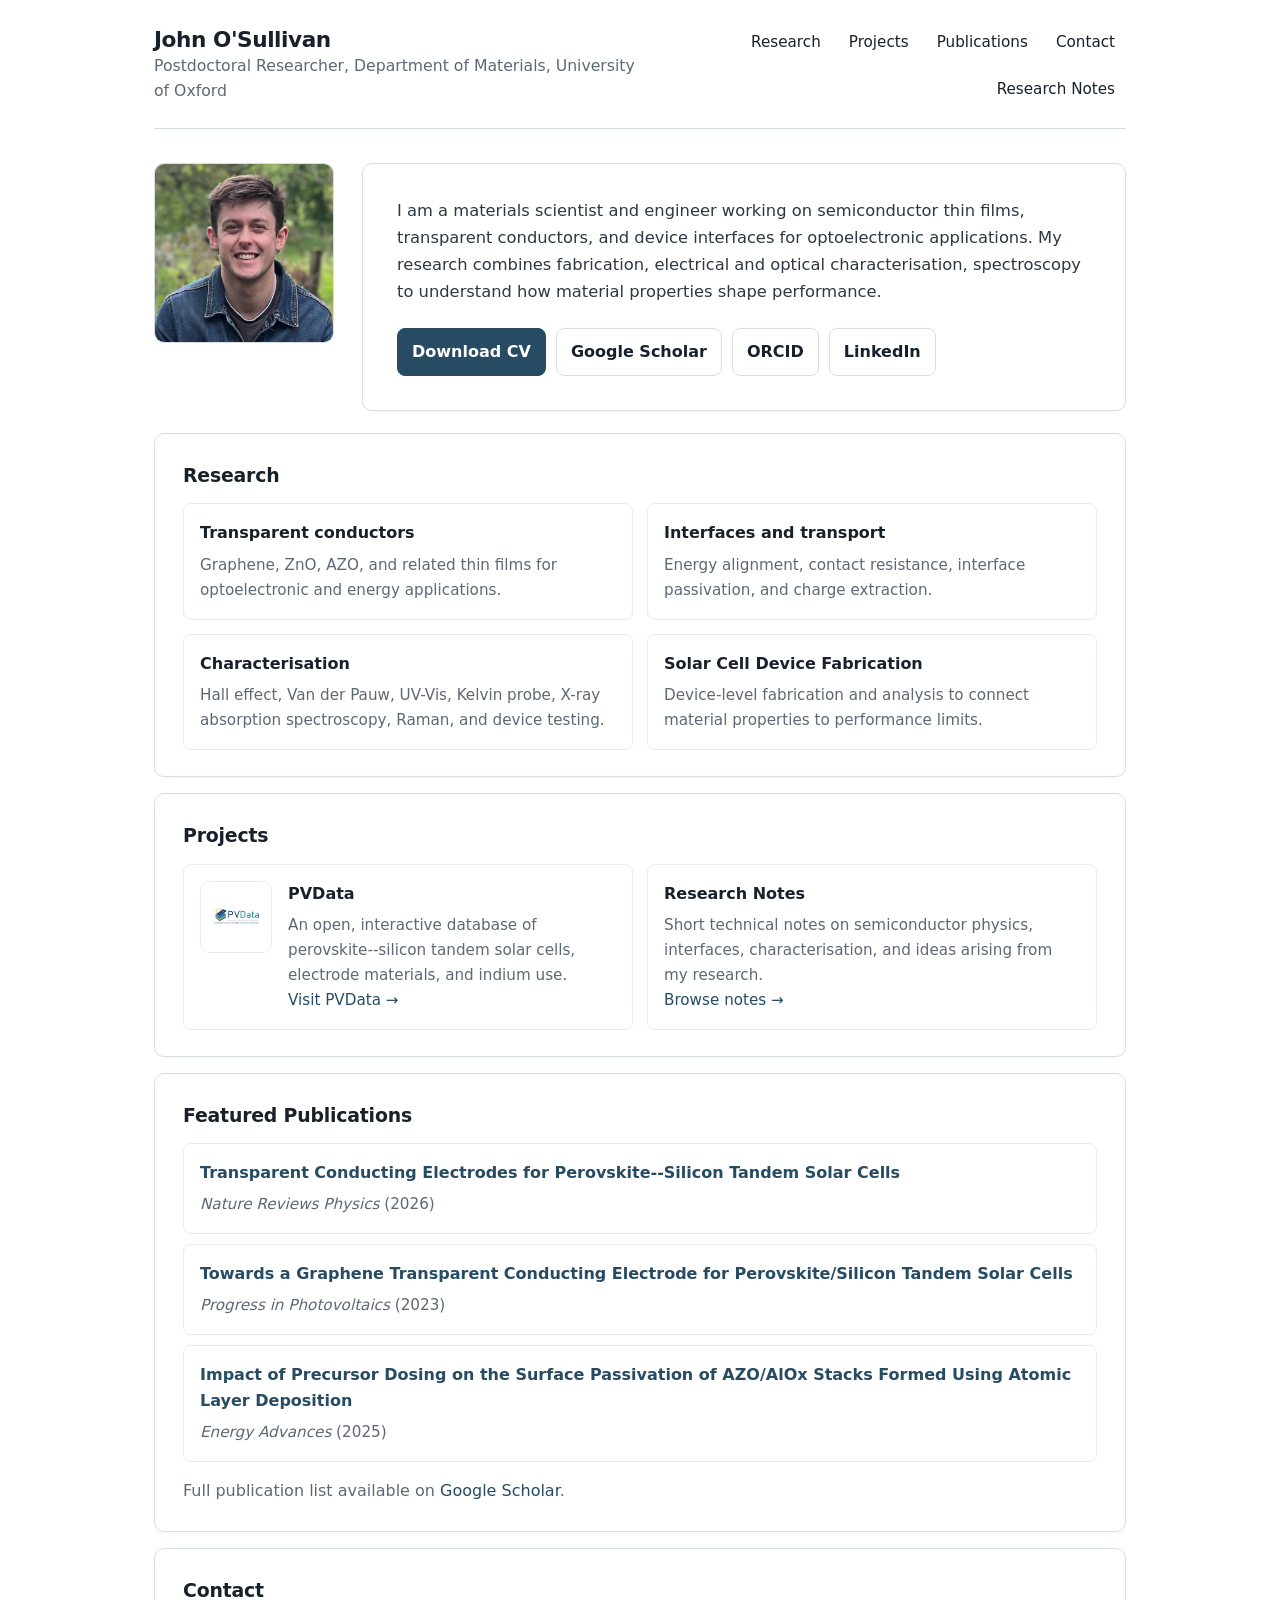
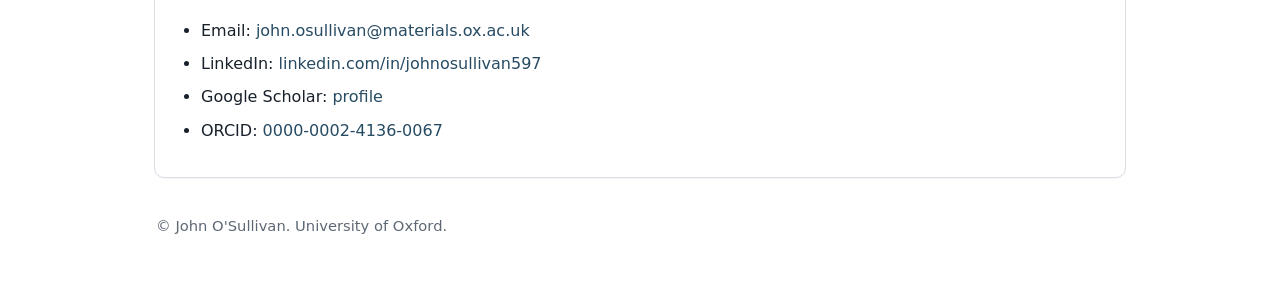
<file: index.html>
<!doctype html>
<html lang="en">
  <head>
    <meta charset="utf-8" />
    <meta name="viewport" content="width=device-width, initial-scale=1" />
    <title>John O'Sullivan | Semiconductor Materials and Interfaces</title>
    <meta
      name="description"
      content="John O'Sullivan is an experimental researcher working on semiconductor materials, interfaces, thin films, and optoelectronic devices at the University of Oxford."
    />
    <link rel="icon" type="image/png" href="images/favicon.png" />
    <link rel="stylesheet" href="style.css" />
  </head>
  <body>
    <div class="wrap">
      <header class="site-header">
        <div class="brand">
          <div class="brand-text">
            <h1>John O'Sullivan</h1>
            <p>Postdoctoral Researcher, Department of Materials, University of Oxford</p>
          </div>
        </div>

        <nav aria-label="Primary">
          <a href="#research">Research</a>
          <a href="#projects">Projects</a>
          <a href="#publications">Publications</a>
          <a href="#contact">Contact</a>
          <a href="blog.html">Research Notes</a>
        </nav>
      </header>

      <section class="hero">
        <div class="hero-photo" aria-label="Profile portrait">
          <img src="images/profilecrop.jpg" alt="John O'Sullivan portrait" />
        </div>

        <div class="card hero-main">
          <p>
            I am a materials scientist and engineer working on semiconductor thin films, transparent conductors, and
            device interfaces for optoelectronic applications. My research combines fabrication, electrical and optical
            characterisation, spectroscopy to understand how material properties shape performance.
          </p>
          <div class="cta-row">
            <a class="btn primary" href="CV052026_Postdoc_RSB.pdf">Download CV</a>
            <a class="btn" href="https://scholar.google.com/citations?user=-q1tRdQAAAAJ&hl=en" target="_blank" rel="noreferrer">Google Scholar</a>
            <a class="btn" href="https://orcid.org/0000-0002-4136-0067" target="_blank" rel="noreferrer">ORCID</a>
            <a class="btn" href="https://www.linkedin.com/in/johnosullivan597/" target="_blank" rel="noreferrer">LinkedIn</a>
          </div>
        </div>
      </section>

      <main>
        <section class="card" id="research">
          <h3>Research</h3>
          <div class="grid-2">
            <div class="item">
              <h4>Transparent conductors</h4>
              <p>Graphene, ZnO, AZO, and related thin films for optoelectronic and energy applications.</p>
            </div>
            <div class="item">
              <h4>Interfaces and transport</h4>
              <p>Energy alignment, contact resistance, interface passivation, and charge extraction.</p>
            </div>
            <div class="item">
              <h4>Characterisation</h4>
              <p>Hall effect, Van der Pauw, UV-Vis, Kelvin probe, X-ray absorption spectroscopy, Raman, and device testing.</p>
            </div>
            <div class="item">
              <h4>Solar Cell Device Fabrication</h4>
              <p>Device-level fabrication and analysis to connect material properties to performance limits.</p>
            </div>
          </div>
        </section>

        <section class="card" id="projects">
          <h3>Projects</h3>
          <div class="grid-2">
            <div class="item project-card">
              <img class="project-logo" src="images/pvdata-logo.png" alt="PVData logo" />
              <div>
                <h4>PVData</h4>
                <p>
                  An open, interactive database of perovskite--silicon tandem solar cells, electrode materials, and indium use.
                </p>
                <p>
                  <a href="https://johnosullivan887.github.io/pvdata/" target="_blank" rel="noreferrer">Visit PVData →</a>
                </p>
              </div>
            </div>

            <div class="item">
              <h4>Research Notes</h4>
              <p>Short technical notes on semiconductor physics, interfaces, characterisation, and ideas arising from my research.</p>
              <p><a href="blog.html">Browse notes →</a></p>
            </div>
          </div>
        </section>

        <section class="card" id="publications">
          <h3>Featured Publications</h3>
          <div class="pubs">
            <div class="pub">
              <strong>
                <a href="https://doi.org/10.1038/s42254-026-00938-5" target="_blank" rel="noopener noreferrer">
                  Transparent Conducting Electrodes for Perovskite--Silicon Tandem Solar Cells
                </a>
              </strong>
              <span><em>Nature Reviews Physics</em> (2026)</span>
            </div>
            <div class="pub">
              <strong>
                <a href="https://doi.org/10.1002/pip.3739" target="_blank" rel="noopener noreferrer">
                  Towards a Graphene Transparent Conducting Electrode for Perovskite/Silicon Tandem Solar Cells
                </a>
              </strong>
              <span><em>Progress in Photovoltaics</em> (2023)</span>
            </div>
            <div class="pub">
              <strong>
                <a href="https://doi.org/10.1039/d4ya00552j" target="_blank" rel="noopener noreferrer">
                  Impact of Precursor Dosing on the Surface Passivation of AZO/AlOx Stacks Formed Using Atomic Layer Deposition
                </a>
              </strong>
              <span><em>Energy Advances</em> (2025)</span>
            </div>
          </div>

          <p class="publication-note">
            Full publication list available on
            <a href="https://scholar.google.com/citations?user=-q1tRdQAAAAJ&hl=en" target="_blank" rel="noreferrer">Google Scholar</a>.
          </p>
        </section>

        <section class="card" id="contact">
          <h3>Contact</h3>
          <ul class="clean">
            <li>Email: <a href="mailto:john.osullivan@materials.ox.ac.uk">john.osullivan@materials.ox.ac.uk</a></li>
            <li>LinkedIn: <a href="https://www.linkedin.com/in/johnosullivan597/" target="_blank" rel="noreferrer">linkedin.com/in/johnosullivan597</a></li>
            <li>Google Scholar: <a href="https://scholar.google.com/citations?user=-q1tRdQAAAAJ&hl=en" target="_blank" rel="noreferrer">profile</a></li>
            <li>ORCID: <a href="https://orcid.org/0000-0002-4136-0067" target="_blank" rel="noreferrer">0000-0002-4136-0067</a></li>
          </ul>
        </section>
      </main>

      <footer>
        © John O'Sullivan. University of Oxford.
      </footer>
    </div>
  </body>
</html>
</file>
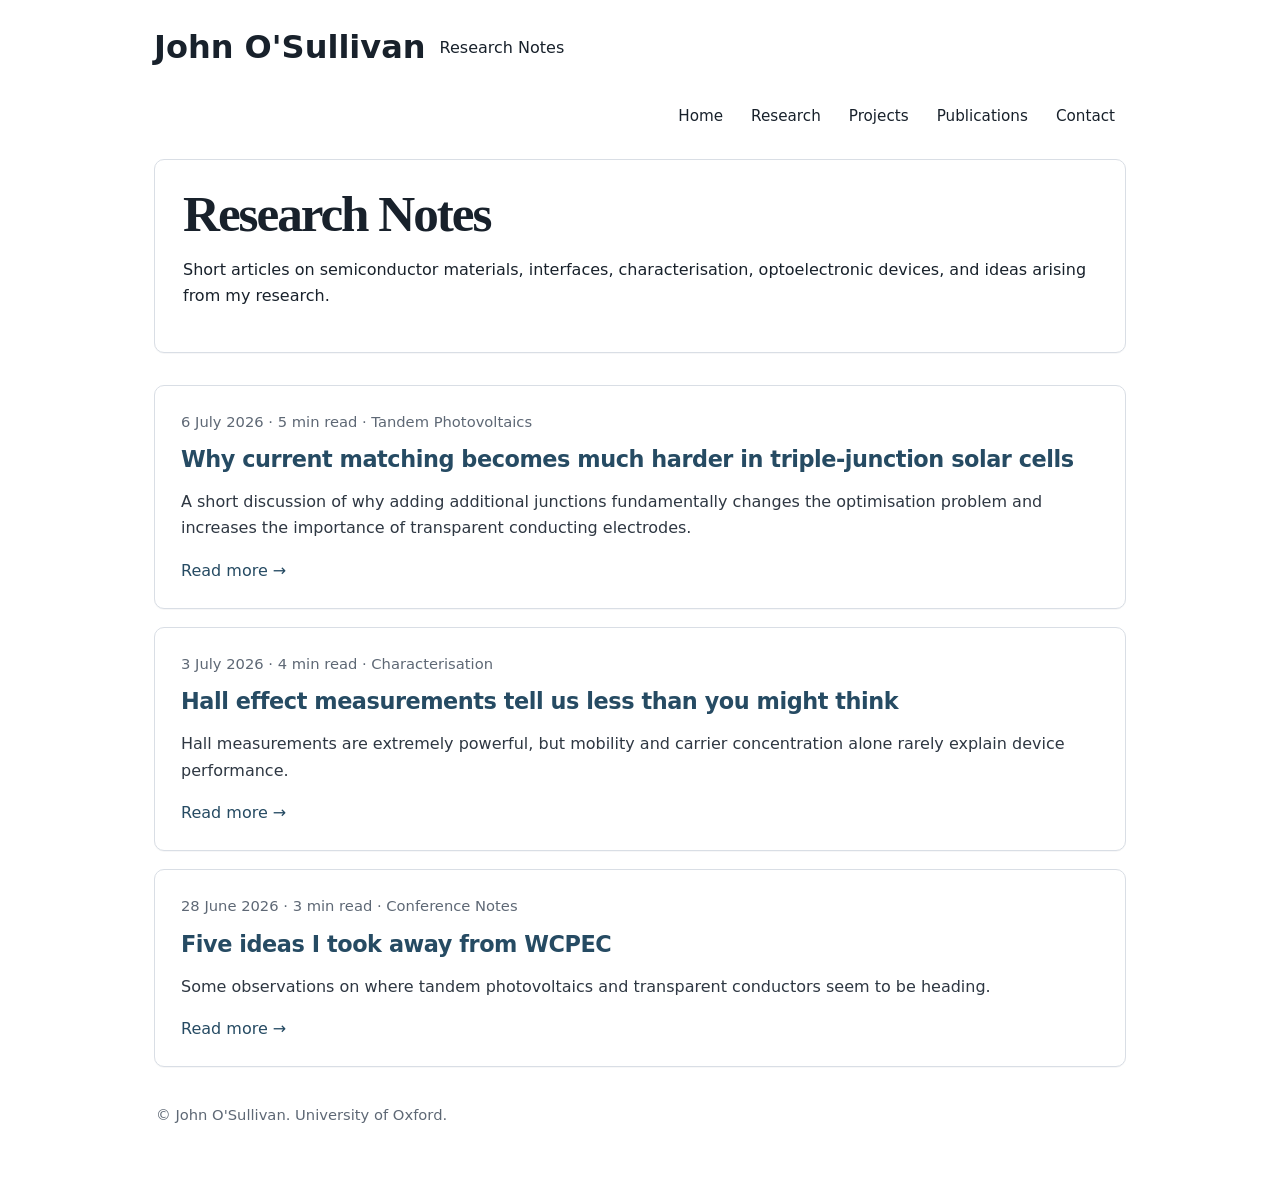
<file: blog.html>
<!doctype html>
<html lang="en">
  <head>
    <meta charset="utf-8" />
    <meta name="viewport" content="width=device-width, initial-scale=1" />
    <title>Research Notes | John O'Sullivan</title>
    <meta
      name="description"
      content="Short research notes by John O'Sullivan on semiconductor materials, interfaces, characterisation, and optoelectronic devices."
    />
    <link rel="stylesheet" href="style.css" />
  </head>
  <body>
    <div class="wrap">
      <header>
        <div class="brand">
          <h1>John O'Sullivan</h1>
          <p>Research Notes</p>
        </div>
        <nav aria-label="Primary">
          <a href="index.html">Home</a>
          <a href="index.html#research">Research</a>
          <a href="index.html#projects">Projects</a>
          <a href="index.html#publications">Publications</a>
          <a href="index.html#contact">Contact</a>
        </nav>
      </header>

      <main>
        <section class="card">
          <h2 class="page-title">Research Notes</h2>
          <p class="section-intro">
            Short articles on semiconductor materials, interfaces, characterisation, optoelectronic devices, and ideas arising from my research.
          </p>
        </section>

        <section class="blog-grid" aria-label="Research note list">
          <article class="post-card">
            <div class="post-meta">6 July 2026 · 5 min read · Tandem Photovoltaics</div>
            <h3 class="post-title">
              <a href="posts/currentmatching.html">Why current matching becomes much harder in triple-junction solar cells</a>
            </h3>
            <p class="post-content">
              A short discussion of why adding additional junctions fundamentally changes the optimisation problem and increases the importance of transparent conducting electrodes.
            </p>
            <a href="posts/currentmatching.html">Read more →</a>
          </article>

          <article class="post-card">
            <div class="post-meta">3 July 2026 · 4 min read · Characterisation</div>
            <h3 class="post-title">
              <a href="posts/hall-effect.html">Hall effect measurements tell us less than you might think</a>
            </h3>
            <p class="post-content">
              Hall measurements are extremely powerful, but mobility and carrier concentration alone rarely explain device performance.
            </p>
            <a href="posts/hall-effect.html">Read more →</a>
          </article>

          <article class="post-card">
            <div class="post-meta">28 June 2026 · 3 min read · Conference Notes</div>
            <h3 class="post-title">
              <a href="posts/wcpec.html">Five ideas I took away from WCPEC</a>
            </h3>
            <p class="post-content">
              Some observations on where tandem photovoltaics and transparent conductors seem to be heading.
            </p>
            <a href="posts/wcpec.html">Read more →</a>
          </article>
        </section>
      </main>

      <footer>
        © John O'Sullivan. University of Oxford.
      </footer>
    </div>
  </body>
</html>
</file>
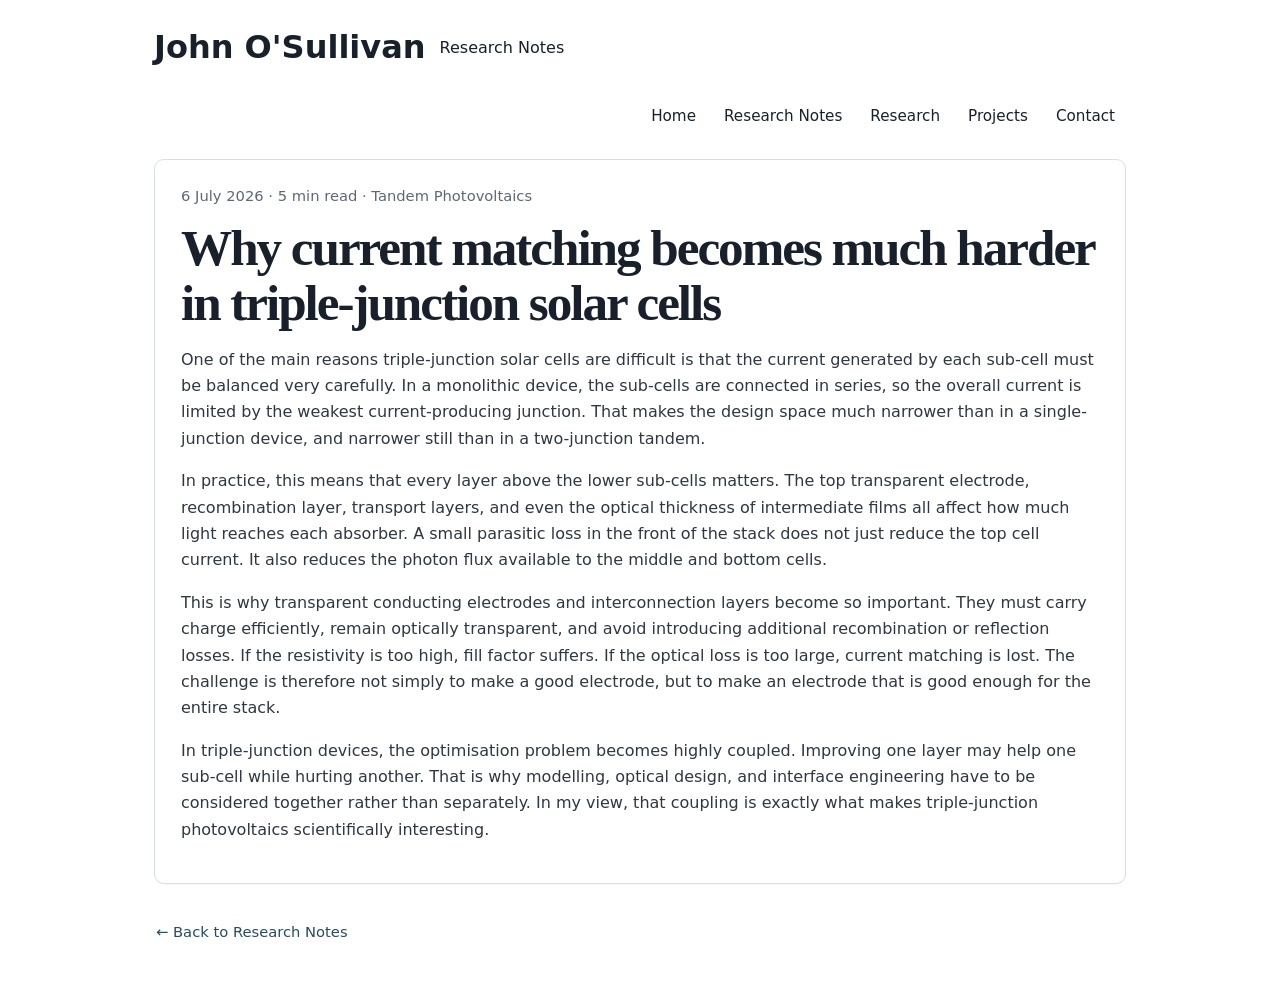
<file: posts/current-matching.html>
<!doctype html>
<html lang="en">
  <head>
    <meta charset="utf-8" />
    <meta name="viewport" content="width=device-width, initial-scale=1" />
    <title>Why current matching becomes much harder in triple-junction solar cells | John O'Sullivan</title>
    <meta
      name="description"
      content="A short research note on why current matching becomes much harder in triple-junction solar cells."
    />
    <link rel="stylesheet" href="../style.css" />
  </head>
  <body>
    <div class="wrap">
      <header>
        <div class="brand">
          <h1>John O'Sullivan</h1>
          <p>Research Notes</p>
        </div>
        <nav aria-label="Primary">
          <a href="../index.html">Home</a>
          <a href="../blog.html">Research Notes</a>
          <a href="../index.html#research">Research</a>
          <a href="../index.html#projects">Projects</a>
          <a href="../index.html#contact">Contact</a>
        </nav>
      </header>

      <main>
        <article class="card post-card">
          <div class="post-meta">6 July 2026 · 5 min read · Tandem Photovoltaics</div>
          <h1 class="page-title">Why current matching becomes much harder in triple-junction solar cells</h1>

          <div class="post-content">
            <p>
              One of the main reasons triple-junction solar cells are difficult is that the current generated by each
              sub-cell must be balanced very carefully. In a monolithic device, the sub-cells are connected in series,
              so the overall current is limited by the weakest current-producing junction. That makes the design space
              much narrower than in a single-junction device, and narrower still than in a two-junction tandem.
            </p>

            <p>
              In practice, this means that every layer above the lower sub-cells matters. The top transparent electrode,
              recombination layer, transport layers, and even the optical thickness of intermediate films all affect how
              much light reaches each absorber. A small parasitic loss in the front of the stack does not just reduce the
              top cell current. It also reduces the photon flux available to the middle and bottom cells.
            </p>

            <p>
              This is why transparent conducting electrodes and interconnection layers become so important. They must
              carry charge efficiently, remain optically transparent, and avoid introducing additional recombination or
              reflection losses. If the resistivity is too high, fill factor suffers. If the optical loss is too large,
              current matching is lost. The challenge is therefore not simply to make a good electrode, but to make an
              electrode that is good enough for the entire stack.
            </p>

            <p>
              In triple-junction devices, the optimisation problem becomes highly coupled. Improving one layer may help
              one sub-cell while hurting another. That is why modelling, optical design, and interface engineering have
              to be considered together rather than separately. In my view, that coupling is exactly what makes
              triple-junction photovoltaics scientifically interesting.
            </p>
          </div>
        </article>
      </main>

      <footer>
        <a href="../blog.html">← Back to Research Notes</a>
      </footer>
    </div>
  </body>
</html>
</file>
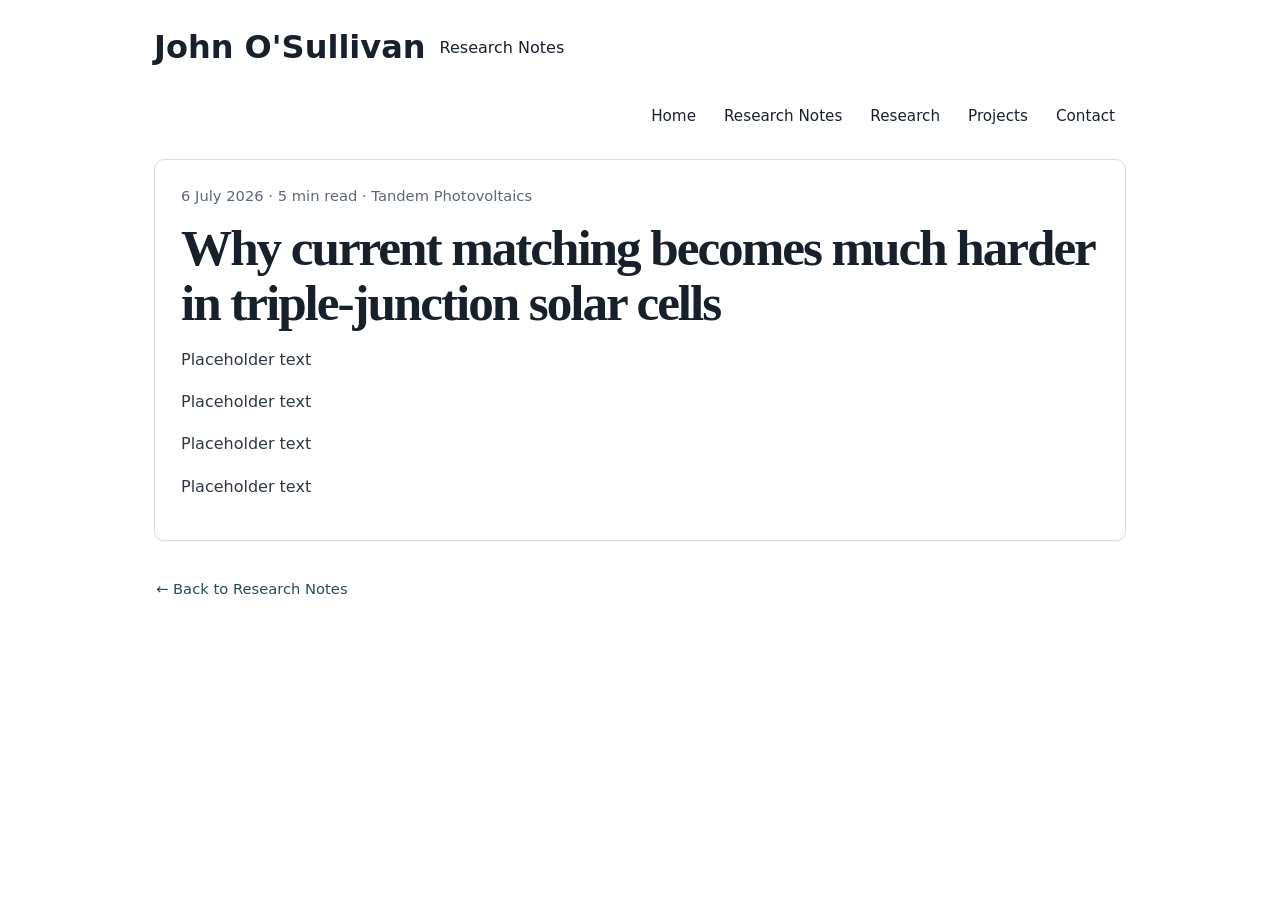
<file: posts/currentmatching.html>
<!doctype html>
<html lang="en">
  <head>
    <meta charset="utf-8" />
    <meta name="viewport" content="width=device-width, initial-scale=1" />
    <title>Why current matching becomes much harder in triple-junction solar cells | John O'Sullivan</title>
    <meta
      name="description"
      content="A short research note on why current matching becomes much harder in triple-junction solar cells."
    />
    <link rel="stylesheet" href="../style.css" />
  </head>
  <body>
    <div class="wrap">
      <header>
        <div class="brand">
          <h1>John O'Sullivan</h1>
          <p>Research Notes</p>
        </div>
        <nav aria-label="Primary">
          <a href="../index.html">Home</a>
          <a href="../blog.html">Research Notes</a>
          <a href="../index.html#research">Research</a>
          <a href="../index.html#projects">Projects</a>
          <a href="../index.html#contact">Contact</a>
        </nav>
      </header>

      <main>
        <article class="card post-card">
          <div class="post-meta">6 July 2026 · 5 min read · Tandem Photovoltaics</div>
          <h1 class="page-title">Why current matching becomes much harder in triple-junction solar cells</h1>

          <div class="post-content">
            <p>
              Placeholder text
            </p>

            <p>
              Placeholder text

            </p>

            <p>
              Placeholder text

            </p>

            <p>
              Placeholder text

            </p>
          </div>
        </article>
      </main>

      <footer>
        <a href="../blog.html">← Back to Research Notes</a>
      </footer>
    </div>
  </body>
</html>
</file>
<file: style.css>
:root {
  --bg: #ffffff;
  --panel: #ffffff;
  --text: #18212b;
  --muted: #5e6875;
  --line: #d9dee5;
  --line-soft: #e8ebef;
  --accent: #264b63;
  --shadow: 0 1px 0 rgba(15, 23, 42, 0.03);
  --radius: 10px;
  --max: 1020px;
}

* {
  box-sizing: border-box;
}

html {
  scroll-behavior: smooth;
}

body {
  margin: 0;
  font-family: Inter, ui-sans-serif, system-ui, -apple-system, BlinkMacSystemFont, "Segoe UI", sans-serif;
  color: var(--text);
  background: var(--bg);
  line-height: 1.65;
}

a {
  color: var(--accent);
  text-decoration: none;
}

a:hover {
  text-decoration: underline;
}

.wrap {
  max-width: var(--max);
  margin: 0 auto;
  padding: 0 24px 56px;
}

.site-header {
  display: flex;
  justify-content: space-between;
  align-items: center;
  gap: 16px;
  padding: 22px 0 18px;
  border-bottom: 1px solid var(--line);
}

.brand {
  display: flex;
  align-items: center;
  gap: 14px;
  min-width: 0;
}

.brand-logo {
  width: 48px;
  height: 48px;
  border-radius: 8px;
  border: 1px solid var(--line);
  object-fit: cover;
  flex: 0 0 auto;
}

.brand-text h1 {
  margin: 0;
  font-size: 1.35rem;
  font-weight: 600;
  letter-spacing: -0.02em;
  line-height: 1.15;
}

.brand-text p {
  margin: 0;
  color: var(--muted);
  font-size: 0.98rem;
}

nav {
  display: flex;
  flex-wrap: wrap;
  justify-content: flex-end;
  gap: 6px;
}

nav a {
  padding: 7px 10px;
  border: 1px solid transparent;
  border-radius: 999px;
  color: var(--text);
  font-size: 0.95rem;
}

nav a:hover {
  border-color: var(--line);
  background: #fafbfd;
  text-decoration: none;
}

.hero {
  display: grid;
  grid-template-columns: 180px 1fr;
  gap: 28px;
  align-items: start;
  margin-top: 34px;
}

.hero-photo {
  display: flex;
  justify-content: center;
}

.hero-photo img {
  width: 180px;
  height: 180px;
  object-fit: cover;
  border-radius: 10px;
  border: 1px solid var(--line);
  display: block;
}

.card {
  background: var(--panel);
  border: 1px solid var(--line);
  border-radius: var(--radius);
  box-shadow: var(--shadow);
}

.hero-main {
  padding: 34px;
}

.hero h2,
.page-title {
  margin: 0 0 14px;
  font-size: clamp(2.15rem, 4vw, 3.4rem);
  line-height: 1.08;
  letter-spacing: -0.04em;
  font-family: Georgia, "Times New Roman", Times, serif;
  font-weight: 600;
}

.hero p {
  margin: 0 0 16px;
  font-size: 1.02rem;
  color: #2e3742;
  max-width: 70ch;
}

.cta-row {
  display: flex;
  flex-wrap: wrap;
  gap: 10px;
  margin-top: 22px;
}

.btn {
  display: inline-flex;
  align-items: center;
  justify-content: center;
  gap: 8px;
  padding: 10px 14px;
  border-radius: 8px;
  border: 1px solid var(--line);
  background: #fff;
  color: var(--text);
  font-weight: 600;
  text-decoration: none;
}

.btn.primary {
  background: var(--accent);
  border-color: var(--accent);
  color: #fff;
}

main {
  margin-top: 22px;
  display: grid;
  gap: 16px;
}

section.card {
  padding: 26px 28px;
}

section h3 {
  margin: 0 0 12px;
  font-size: 1.18rem;
  font-weight: 600;
  letter-spacing: -0.01em;
}

.grid-2 {
  display: grid;
  grid-template-columns: 1fr 1fr;
  gap: 14px;
}

.item {
  padding: 16px;
  border: 1px solid var(--line-soft);
  border-radius: 8px;
  background: #fff;
}

.item h4 {
  margin: 0 0 6px;
  font-size: 1rem;
  font-weight: 600;
}

.item p {
  margin: 0;
  color: var(--muted);
  font-size: 0.95rem;
}

.project-card {
  display: grid;
  grid-template-columns: 72px 1fr;
  gap: 16px;
  align-items: start;
}

.project-logo {
  width: 72px;
  height: 72px;
  border-radius: 10px;
  object-fit: contain;
  border: 1px solid var(--line-soft);
  background: #fff;
  padding: 6px;
}

.pubs {
  display: grid;
  gap: 10px;
}

.pub {
  padding: 16px;
  border: 1px solid var(--line-soft);
  border-radius: 8px;
  background: #fff;
}

.pub strong {
  display: block;
  margin-bottom: 4px;
  font-weight: 600;
}

.pub span {
  color: var(--muted);
  font-size: 0.95rem;
}

.publication-note {
  margin: 16px 0 0;
  color: var(--muted);
}

ul.clean {
  margin: 0;
  padding-left: 18px;
}

ul.clean li {
  margin: 7px 0;
}

footer {
  margin-top: 18px;
  padding: 18px 2px 0;
  color: var(--muted);
  font-size: 0.92rem;
}

/* Blog-style page components */
.blog-grid {
  display: grid;
  gap: 18px;
  margin-top: 16px;
}

.post-card {
  padding: 24px 26px;
  border: 1px solid var(--line);
  border-radius: var(--radius);
  background: #fff;
  box-shadow: var(--shadow);
}

.post-meta {
  display: flex;
  flex-wrap: wrap;
  gap: 10px;
  margin-bottom: 12px;
  color: var(--muted);
  font-size: 0.92rem;
}

.post-title {
  margin: 0 0 10px;
  font-size: 1.4rem;
  line-height: 1.2;
  letter-spacing: -0.02em;
}

.post-content {
  color: #2e3742;
}

@media (max-width: 860px) {
  .hero,
  .grid-2 {
    grid-template-columns: 1fr;
  }

  .hero {
    gap: 22px;
  }

  .site-header {
    flex-direction: column;
    align-items: flex-start;
  }

  nav {
    justify-content: flex-start;
  }
}

@media (max-width: 560px) {
  .wrap {
    padding: 0 16px 40px;
  }

  .hero-main,
  section.card,
  .post-card {
    padding: 20px;
  }

  .cta-row {
    flex-direction: column;
  }

  .btn {
    width: 100%;
  }

  .project-card {
    grid-template-columns: 1fr;
  }

  .project-logo {
    width: 64px;
    height: 64px;
  }
}
</file>
